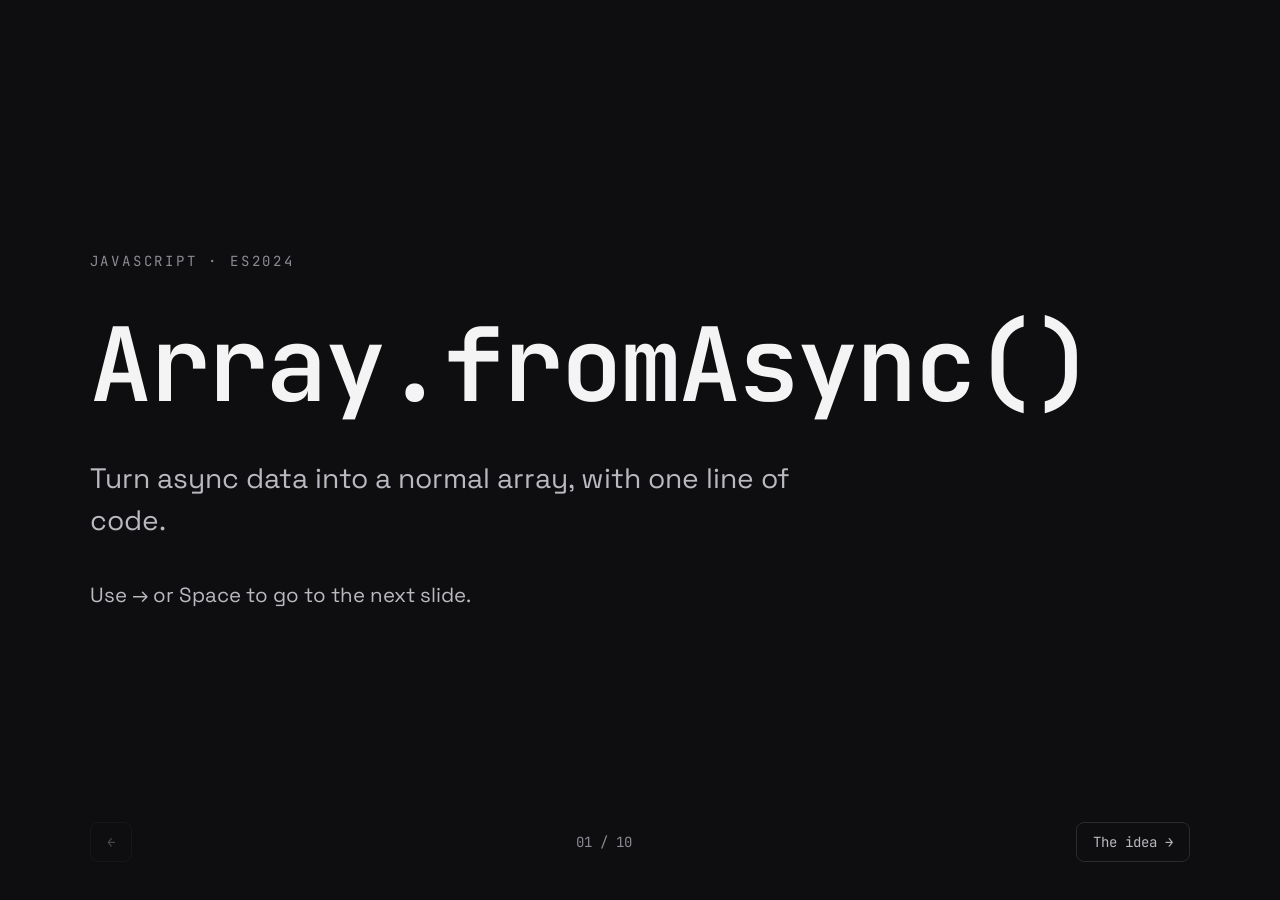
<file: index.html>
<!doctype html>
<html lang="en">
<head>
<meta charset="utf-8">
<meta name="viewport" content="width=device-width, initial-scale=1">
<title>Array.fromAsync() explained: simple guide with examples</title>
<meta name="description" content="A simple, visual guide to JavaScript’s Array.fromAsync(): what it does, how it works, real examples, and how it compares with Promise.all().">
<meta name="robots" content="index, follow">
<meta name="theme-color" content="#0e0e10">
<link rel="canonical" href="https://viveksambath.github.io/array-fromAsync/">
<link rel="next" href="https://viveksambath.github.io/array-fromAsync/the-idea.html">
<link rel="icon" href="data:image/svg+xml,%3Csvg xmlns='http://www.w3.org/2000/svg' viewBox='0 0 64 64'%3E%3Crect width='64' height='64' rx='12' fill='%230e0e10'/%3E%3Ctext x='32' y='42' font-family='monospace' font-size='28' font-weight='700' fill='%23f4f4f5' text-anchor='middle'%3E[]%3C/text%3E%3C/svg%3E">

<meta property="og:type" content="website">
<meta property="og:site_name" content="Array.fromAsync() explained">
<meta property="og:title" content="Array.fromAsync() explained: simple guide with examples">
<meta property="og:description" content="A simple, visual guide to JavaScript’s Array.fromAsync(): what it does, how it works, real examples, and how it compares with Promise.all().">
<meta property="og:url" content="https://viveksambath.github.io/array-fromAsync/">
<meta property="og:locale" content="en_US">
<meta name="twitter:card" content="summary">
<meta name="twitter:title" content="Array.fromAsync() explained: simple guide with examples">
<meta name="twitter:description" content="A simple, visual guide to JavaScript’s Array.fromAsync(): what it does, how it works, real examples, and how it compares with Promise.all().">

<link rel="preconnect" href="https://fonts.googleapis.com">
<link rel="preconnect" href="https://fonts.gstatic.com" crossorigin>
<link rel="stylesheet" href="https://fonts.googleapis.com/css2?family=Space+Grotesk:wght@400;500;700&family=JetBrains+Mono:wght@400;600&display=swap">
<link rel="stylesheet" href="styles.css">
<script src="nav.js" defer></script>
<script type="application/ld+json">
{
  "@context": "https://schema.org",
  "@type": "LearningResource",
  "name": "Array.fromAsync() explained",
  "description": "A simple, visual guide to JavaScript’s Array.fromAsync(): what it does, how it works, real examples, and how it compares with Promise.all().",
  "url": "https://viveksambath.github.io/array-fromAsync/",
  "inLanguage": "en",
  "learningResourceType": "Presentation",
  "educationalLevel": "Beginner",
  "about": {
    "@type": "Thing",
    "name": "Array.fromAsync() in JavaScript"
  },
  "hasPart": [
    {
      "@type": "WebPage",
      "name": "What is Array.fromAsync()? | Array.fromAsync() explained",
      "url": "https://viveksambath.github.io/array-fromAsync/the-idea.html"
    },
    {
      "@type": "WebPage",
      "name": "Array.fromAsync() syntax and parameters | Array.fromAsync() explained",
      "url": "https://viveksambath.github.io/array-fromAsync/syntax.html"
    },
    {
      "@type": "WebPage",
      "name": "How Array.fromAsync() works, step by step | Array.fromAsync() explained",
      "url": "https://viveksambath.github.io/array-fromAsync/how-it-works.html"
    },
    {
      "@type": "WebPage",
      "name": "Example: load every page of an API with Array.fromAsync()",
      "url": "https://viveksambath.github.io/array-fromAsync/example-api-pages.html"
    },
    {
      "@type": "WebPage",
      "name": "Example: fetch product details with an async mapFn | Array.fromAsync()",
      "url": "https://viveksambath.github.io/array-fromAsync/example-cart.html"
    },
    {
      "@type": "WebPage",
      "name": "Array.fromAsync() vs Promise.all(): sequential vs concurrent",
      "url": "https://viveksambath.github.io/array-fromAsync/vs-promise-all.html"
    },
    {
      "@type": "WebPage",
      "name": "When to use Array.fromAsync() or Promise.all()",
      "url": "https://viveksambath.github.io/array-fromAsync/which-to-use.html"
    },
    {
      "@type": "WebPage",
      "name": "The one rule to remember | Array.fromAsync() explained",
      "url": "https://viveksambath.github.io/array-fromAsync/remember.html"
    },
    {
      "@type": "WebPage",
      "name": "Array.fromAsync() errors and browser support",
      "url": "https://viveksambath.github.io/array-fromAsync/good-to-know.html"
    }
  ]
}
</script>
</head>
<body>
<main class="slide">
  <p class="eyebrow">JavaScript · ES2024</p>
  <h1 class="cover-title">Array.fromAsync()</h1>
  <p class="lead">Turn async data into a normal array, with one line of code.</p>
  <p>Use → or Space to go to the next slide.</p>

  <nav class="deck-nav" aria-label="Slides">
    <span class="off" aria-hidden="true">←</span>
    <span>01 / 10</span>
    <a rel="next" href="the-idea.html" aria-label="Next: The idea"><span class="nav-label">The idea</span> →</a>
  </nav>
</main>
</body>
</html>
</file>
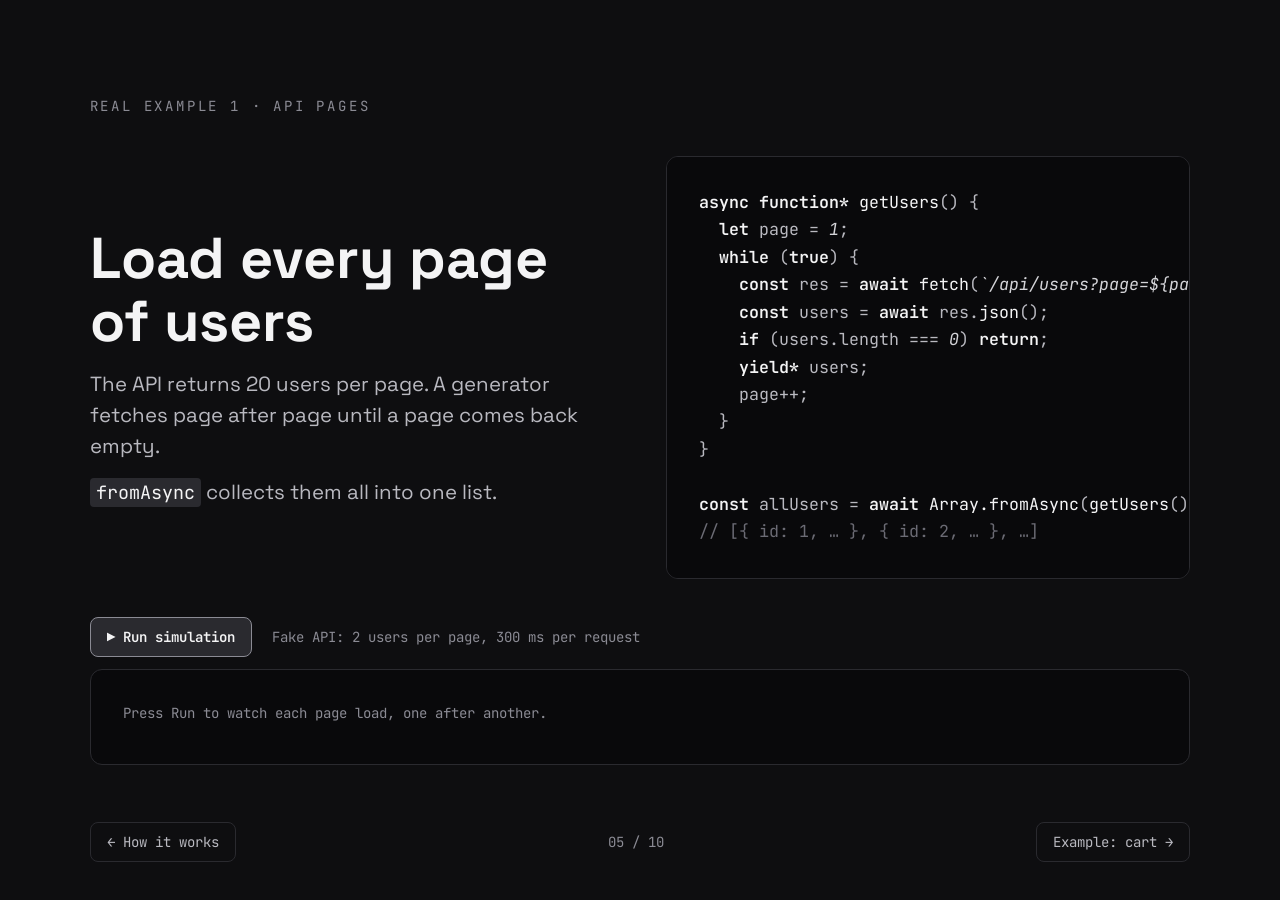
<file: example-api-pages.html>
<!doctype html>
<html lang="en">
<head>
<meta charset="utf-8">
<meta name="viewport" content="width=device-width, initial-scale=1">
<title>Example: load every page of an API with Array.fromAsync()</title>
<meta name="description" content="A real example: use an async generator and Array.fromAsync() to load every page of users from a paginated API into one array.">
<meta name="robots" content="index, follow">
<meta name="theme-color" content="#0e0e10">
<link rel="canonical" href="https://viveksambath.github.io/array-fromAsync/example-api-pages.html">
<link rel="prev" href="https://viveksambath.github.io/array-fromAsync/how-it-works.html">
<link rel="next" href="https://viveksambath.github.io/array-fromAsync/example-cart.html">
<link rel="icon" href="data:image/svg+xml,%3Csvg xmlns='http://www.w3.org/2000/svg' viewBox='0 0 64 64'%3E%3Crect width='64' height='64' rx='12' fill='%230e0e10'/%3E%3Ctext x='32' y='42' font-family='monospace' font-size='28' font-weight='700' fill='%23f4f4f5' text-anchor='middle'%3E[]%3C/text%3E%3C/svg%3E">

<meta property="og:type" content="article">
<meta property="og:site_name" content="Array.fromAsync() explained">
<meta property="og:title" content="Example: load every page of an API with Array.fromAsync()">
<meta property="og:description" content="A real example: use an async generator and Array.fromAsync() to load every page of users from a paginated API into one array.">
<meta property="og:url" content="https://viveksambath.github.io/array-fromAsync/example-api-pages.html">
<meta property="og:locale" content="en_US">
<meta name="twitter:card" content="summary">
<meta name="twitter:title" content="Example: load every page of an API with Array.fromAsync()">
<meta name="twitter:description" content="A real example: use an async generator and Array.fromAsync() to load every page of users from a paginated API into one array.">

<link rel="preconnect" href="https://fonts.googleapis.com">
<link rel="preconnect" href="https://fonts.gstatic.com" crossorigin>
<link rel="stylesheet" href="https://fonts.googleapis.com/css2?family=Space+Grotesk:wght@400;500;700&family=JetBrains+Mono:wght@400;600&display=swap">
<link rel="stylesheet" href="styles.css">
<script src="nav.js" defer></script>
<script src="demo.js" defer></script>
<script type="application/ld+json">
{
  "@context": "https://schema.org",
  "@type": "BreadcrumbList",
  "itemListElement": [
    {
      "@type": "ListItem",
      "position": 1,
      "name": "Array.fromAsync() explained",
      "item": "https://viveksambath.github.io/array-fromAsync/"
    },
    {
      "@type": "ListItem",
      "position": 2,
      "name": "Example: API pages",
      "item": "https://viveksambath.github.io/array-fromAsync/example-api-pages.html"
    }
  ]
}
</script>
</head>
<body>
<main class="slide">
  <p class="eyebrow">Real example 1 · API pages</p>
  <div class="split">
    <div class="stack">
      <h1>Load every page of users</h1>
      <p>The API returns 20 users per page. A generator fetches page after page until a page comes back empty.</p>
      <p><code>fromAsync</code> collects them all into one list.</p>
    </div>
<pre><code><span class="k">async function*</span> <span class="f">getUsers</span>() {
  <span class="k">let</span> page = <span class="s">1</span>;
  <span class="k">while</span> (<span class="k">true</span>) {
    <span class="k">const</span> res = <span class="k">await</span> <span class="f">fetch</span>(<span class="s">`/api/users?page=${page}`</span>);
    <span class="k">const</span> users = <span class="k">await</span> res.<span class="f">json</span>();
    <span class="k">if</span> (users.length === <span class="s">0</span>) <span class="k">return</span>;
    <span class="k">yield*</span> users;
    page++;
  }
}

<span class="k">const</span> allUsers = <span class="k">await</span> <span class="f">Array.fromAsync</span>(<span class="f">getUsers</span>());
<span class="c">// [{ id: 1, … }, { id: 2, … }, …]</span></code></pre>
  </div>
  <div class="demo" data-demo="pages">
    <div class="demo-bar">
      <button class="run" type="button">▶ Run simulation</button>
      <span class="demo-note">Fake API: 2 users per page, 300 ms per request</span>
    </div>
    <pre class="console" aria-live="polite">Press Run to watch each page load, one after another.</pre>
  </div>

  <nav class="deck-nav" aria-label="Slides">
    <a rel="prev" href="how-it-works.html" aria-label="Previous: How it works">← <span class="nav-label">How it works</span></a>
    <span>05 / 10</span>
    <a rel="next" href="example-cart.html" aria-label="Next: Example: cart"><span class="nav-label">Example: cart</span> →</a>
  </nav>
</main>
</body>
</html>
</file>
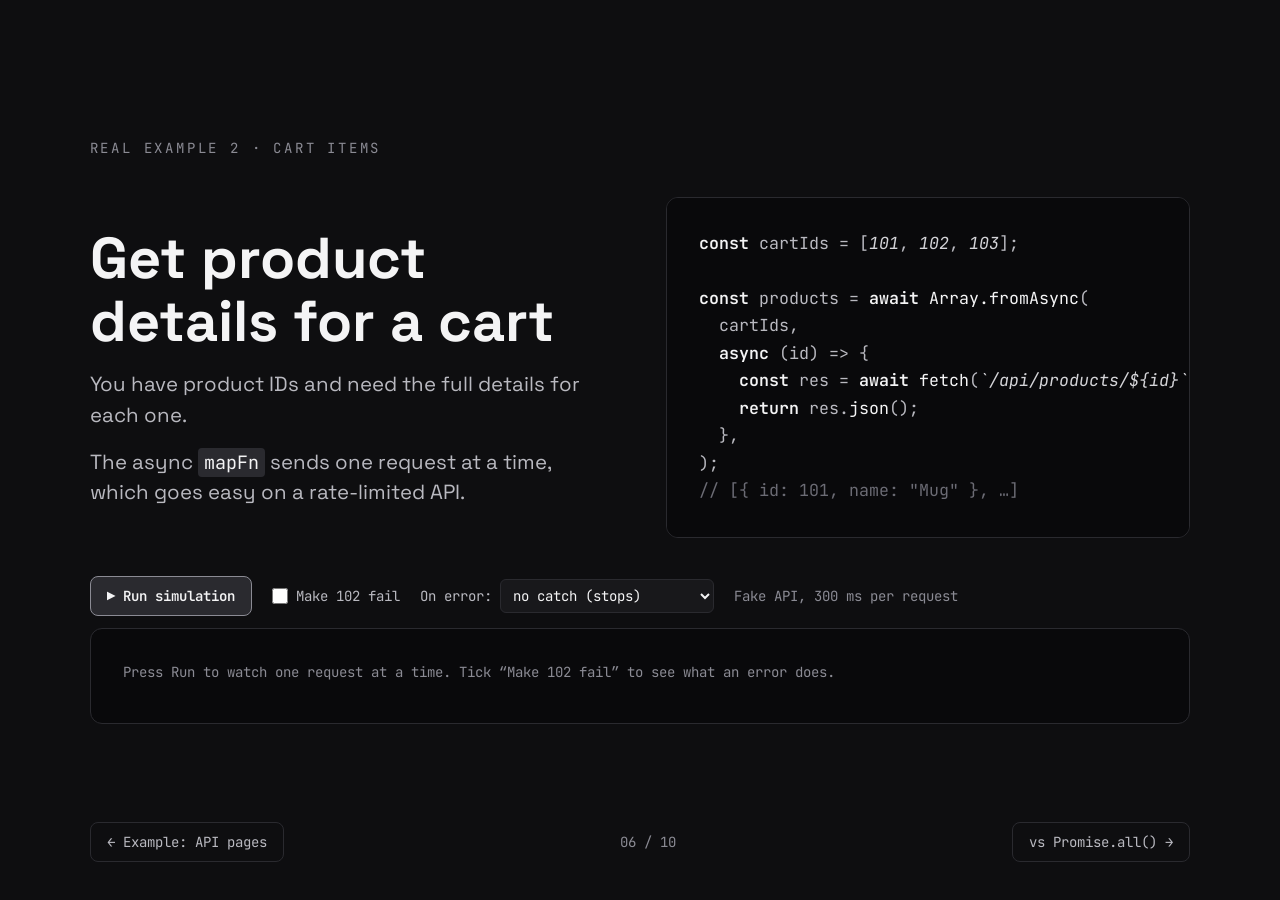
<file: example-cart.html>
<!doctype html>
<html lang="en">
<head>
<meta charset="utf-8">
<meta name="viewport" content="width=device-width, initial-scale=1">
<title>Example: fetch product details with an async mapFn | Array.fromAsync()</title>
<meta name="description" content="A real example: pass an async mapFn to Array.fromAsync() to fetch product details for a cart, one request at a time.">
<meta name="robots" content="index, follow">
<meta name="theme-color" content="#0e0e10">
<link rel="canonical" href="https://viveksambath.github.io/array-fromAsync/example-cart.html">
<link rel="prev" href="https://viveksambath.github.io/array-fromAsync/example-api-pages.html">
<link rel="next" href="https://viveksambath.github.io/array-fromAsync/vs-promise-all.html">
<link rel="icon" href="data:image/svg+xml,%3Csvg xmlns='http://www.w3.org/2000/svg' viewBox='0 0 64 64'%3E%3Crect width='64' height='64' rx='12' fill='%230e0e10'/%3E%3Ctext x='32' y='42' font-family='monospace' font-size='28' font-weight='700' fill='%23f4f4f5' text-anchor='middle'%3E[]%3C/text%3E%3C/svg%3E">

<meta property="og:type" content="article">
<meta property="og:site_name" content="Array.fromAsync() explained">
<meta property="og:title" content="Example: fetch product details with an async mapFn | Array.fromAsync()">
<meta property="og:description" content="A real example: pass an async mapFn to Array.fromAsync() to fetch product details for a cart, one request at a time.">
<meta property="og:url" content="https://viveksambath.github.io/array-fromAsync/example-cart.html">
<meta property="og:locale" content="en_US">
<meta name="twitter:card" content="summary">
<meta name="twitter:title" content="Example: fetch product details with an async mapFn | Array.fromAsync()">
<meta name="twitter:description" content="A real example: pass an async mapFn to Array.fromAsync() to fetch product details for a cart, one request at a time.">

<link rel="preconnect" href="https://fonts.googleapis.com">
<link rel="preconnect" href="https://fonts.gstatic.com" crossorigin>
<link rel="stylesheet" href="https://fonts.googleapis.com/css2?family=Space+Grotesk:wght@400;500;700&family=JetBrains+Mono:wght@400;600&display=swap">
<link rel="stylesheet" href="styles.css">
<script src="nav.js" defer></script>
<script src="demo.js" defer></script>
<script type="application/ld+json">
{
  "@context": "https://schema.org",
  "@type": "BreadcrumbList",
  "itemListElement": [
    {
      "@type": "ListItem",
      "position": 1,
      "name": "Array.fromAsync() explained",
      "item": "https://viveksambath.github.io/array-fromAsync/"
    },
    {
      "@type": "ListItem",
      "position": 2,
      "name": "Example: cart",
      "item": "https://viveksambath.github.io/array-fromAsync/example-cart.html"
    }
  ]
}
</script>
</head>
<body>
<main class="slide">
  <p class="eyebrow">Real example 2 · cart items</p>
  <div class="split">
    <div class="stack">
      <h1>Get product details for a cart</h1>
      <p>You have product IDs and need the full details for each one.</p>
      <p>The async <code>mapFn</code> sends one request at a time, which goes easy on a rate-limited API.</p>
    </div>
<pre><code><span class="k">const</span> cartIds = [<span class="s">101</span>, <span class="s">102</span>, <span class="s">103</span>];

<span class="k">const</span> products = <span class="k">await</span> <span class="f">Array.fromAsync</span>(
  cartIds,
  <span class="k">async</span> (id) =&gt; {
    <span class="k">const</span> res = <span class="k">await</span> <span class="f">fetch</span>(<span class="s">`/api/products/${id}`</span>);
    <span class="k">return</span> res.<span class="f">json</span>();
  },
);
<span class="c">// [{ id: 101, name: "Mug" }, …]</span></code></pre>
  </div>
  <div class="demo" data-demo="cart">
    <div class="demo-bar">
      <button class="run" type="button">▶ Run simulation</button>
      <label><input type="checkbox" name="fail"> Make 102 fail</label>
      <label>On error:
        <select name="mode">
          <option value="stop">no catch (stops)</option>
          <option value="skip">catch in mapFn (skips)</option>
        </select>
      </label>
      <span class="demo-note">Fake API, 300 ms per request</span>
    </div>
    <pre class="console" aria-live="polite">Press Run to watch one request at a time. Tick “Make 102 fail” to see what an error does.</pre>
  </div>

  <nav class="deck-nav" aria-label="Slides">
    <a rel="prev" href="example-api-pages.html" aria-label="Previous: Example: API pages">← <span class="nav-label">Example: API pages</span></a>
    <span>06 / 10</span>
    <a rel="next" href="vs-promise-all.html" aria-label="Next: vs Promise.all()"><span class="nav-label">vs Promise.all()</span> →</a>
  </nav>
</main>
</body>
</html>
</file>
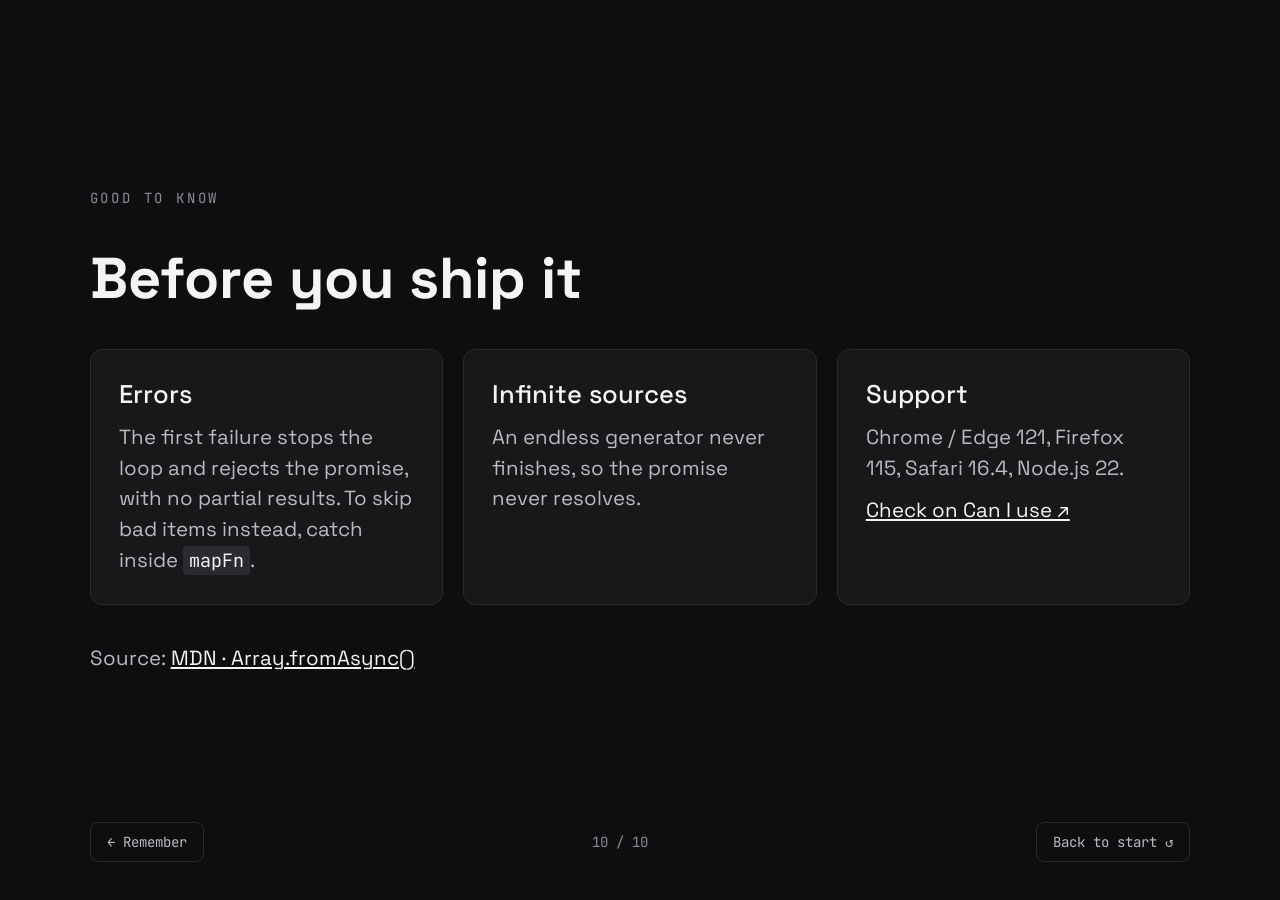
<file: good-to-know.html>
<!doctype html>
<html lang="en">
<head>
<meta charset="utf-8">
<meta name="viewport" content="width=device-width, initial-scale=1">
<title>Array.fromAsync() errors and browser support</title>
<meta name="description" content="How Array.fromAsync() handles errors and infinite sources, and which browsers support it: Chrome and Edge 121, Firefox 115, Safari 16.4, Node.js 22.">
<meta name="robots" content="index, follow">
<meta name="theme-color" content="#0e0e10">
<link rel="canonical" href="https://viveksambath.github.io/array-fromAsync/good-to-know.html">
<link rel="prev" href="https://viveksambath.github.io/array-fromAsync/remember.html">
<link rel="icon" href="data:image/svg+xml,%3Csvg xmlns='http://www.w3.org/2000/svg' viewBox='0 0 64 64'%3E%3Crect width='64' height='64' rx='12' fill='%230e0e10'/%3E%3Ctext x='32' y='42' font-family='monospace' font-size='28' font-weight='700' fill='%23f4f4f5' text-anchor='middle'%3E[]%3C/text%3E%3C/svg%3E">

<meta property="og:type" content="article">
<meta property="og:site_name" content="Array.fromAsync() explained">
<meta property="og:title" content="Array.fromAsync() errors and browser support">
<meta property="og:description" content="How Array.fromAsync() handles errors and infinite sources, and which browsers support it: Chrome and Edge 121, Firefox 115, Safari 16.4, Node.js 22.">
<meta property="og:url" content="https://viveksambath.github.io/array-fromAsync/good-to-know.html">
<meta property="og:locale" content="en_US">
<meta name="twitter:card" content="summary">
<meta name="twitter:title" content="Array.fromAsync() errors and browser support">
<meta name="twitter:description" content="How Array.fromAsync() handles errors and infinite sources, and which browsers support it: Chrome and Edge 121, Firefox 115, Safari 16.4, Node.js 22.">

<link rel="preconnect" href="https://fonts.googleapis.com">
<link rel="preconnect" href="https://fonts.gstatic.com" crossorigin>
<link rel="stylesheet" href="https://fonts.googleapis.com/css2?family=Space+Grotesk:wght@400;500;700&family=JetBrains+Mono:wght@400;600&display=swap">
<link rel="stylesheet" href="styles.css">
<script src="nav.js" defer></script>
<script type="application/ld+json">
{
  "@context": "https://schema.org",
  "@type": "BreadcrumbList",
  "itemListElement": [
    {
      "@type": "ListItem",
      "position": 1,
      "name": "Array.fromAsync() explained",
      "item": "https://viveksambath.github.io/array-fromAsync/"
    },
    {
      "@type": "ListItem",
      "position": 2,
      "name": "Good to know",
      "item": "https://viveksambath.github.io/array-fromAsync/good-to-know.html"
    }
  ]
}
</script>
</head>
<body>
<main class="slide">
  <p class="eyebrow">Good to know</p>
  <h1>Before you ship it</h1>
  <div class="grid">
    <div class="card">
      <h2>Errors</h2>
      <p>The first failure stops the loop and rejects the promise, with no partial results. To skip bad items instead, catch inside <code>mapFn</code>.</p>
    </div>
    <div class="card">
      <h2>Infinite sources</h2>
      <p>An endless generator never finishes, so the promise never resolves.</p>
    </div>
    <div class="card">
      <h2>Support</h2>
      <p>Chrome / Edge 121, Firefox 115, Safari 16.4, Node.js 22.</p>
      <p><a href="https://caniuse.com/mdn-javascript_builtins_array_fromasync" target="_blank" rel="noopener">Check on Can I use ↗</a></p>
    </div>
  </div>
  <p>Source: <a href="https://developer.mozilla.org/en-US/docs/Web/JavaScript/Reference/Global_Objects/Array/fromAsync" rel="noopener">MDN · Array.fromAsync()</a></p>

  <nav class="deck-nav" aria-label="Slides">
    <a rel="prev" href="remember.html" aria-label="Previous: Remember">← <span class="nav-label">Remember</span></a>
    <span>10 / 10</span>
    <a href="./" aria-label="Back to start"><span class="nav-label">Back to start</span> ↺</a>
  </nav>
</main>
</body>
</html>
</file>
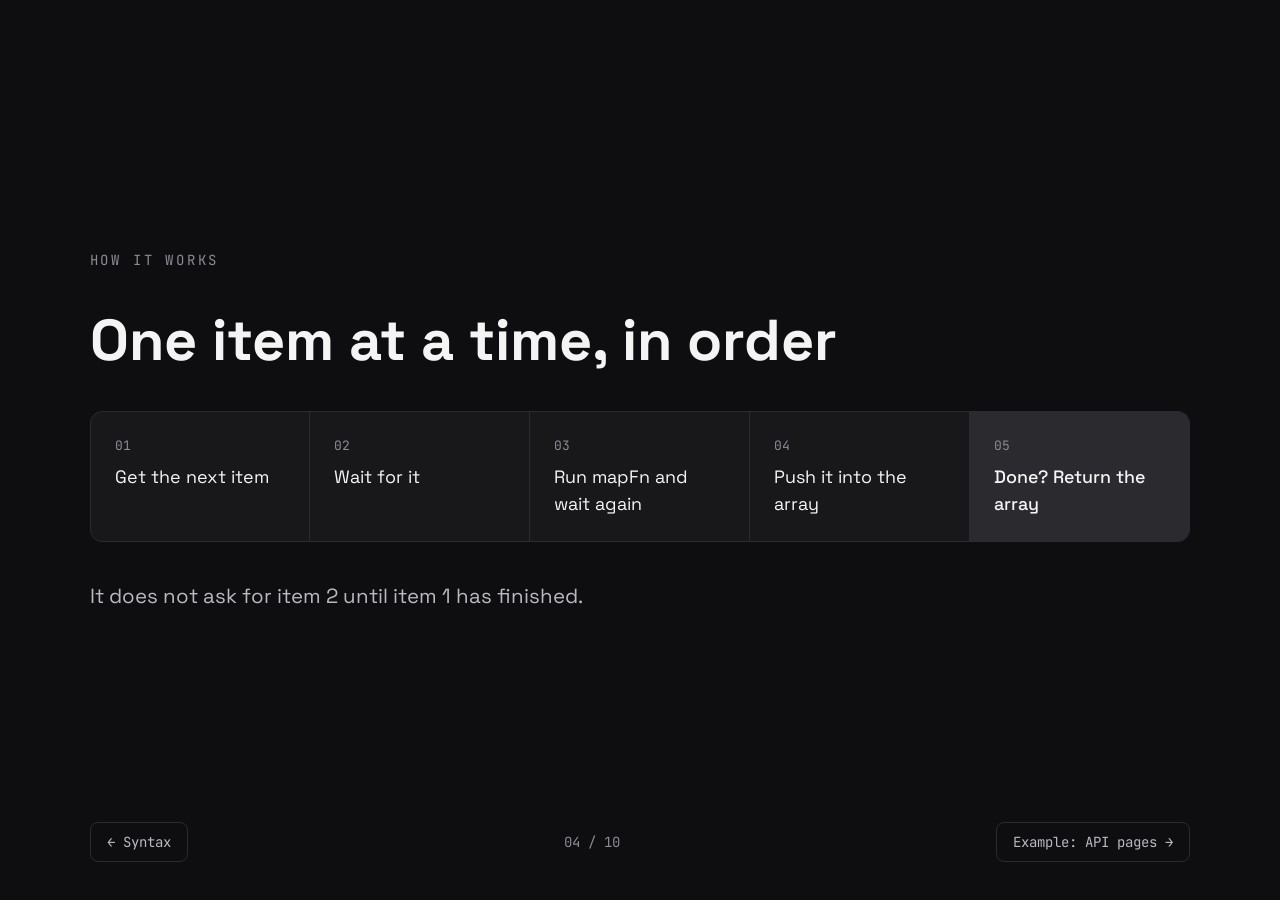
<file: how-it-works.html>
<!doctype html>
<html lang="en">
<head>
<meta charset="utf-8">
<meta name="viewport" content="width=device-width, initial-scale=1">
<title>How Array.fromAsync() works, step by step | Array.fromAsync() explained</title>
<meta name="description" content="Array.fromAsync() handles one item at a time, in order: get the item, wait for it, run mapFn, push it, and return the array when done.">
<meta name="robots" content="index, follow">
<meta name="theme-color" content="#0e0e10">
<link rel="canonical" href="https://viveksambath.github.io/array-fromAsync/how-it-works.html">
<link rel="prev" href="https://viveksambath.github.io/array-fromAsync/syntax.html">
<link rel="next" href="https://viveksambath.github.io/array-fromAsync/example-api-pages.html">
<link rel="icon" href="data:image/svg+xml,%3Csvg xmlns='http://www.w3.org/2000/svg' viewBox='0 0 64 64'%3E%3Crect width='64' height='64' rx='12' fill='%230e0e10'/%3E%3Ctext x='32' y='42' font-family='monospace' font-size='28' font-weight='700' fill='%23f4f4f5' text-anchor='middle'%3E[]%3C/text%3E%3C/svg%3E">

<meta property="og:type" content="article">
<meta property="og:site_name" content="Array.fromAsync() explained">
<meta property="og:title" content="How Array.fromAsync() works, step by step | Array.fromAsync() explained">
<meta property="og:description" content="Array.fromAsync() handles one item at a time, in order: get the item, wait for it, run mapFn, push it, and return the array when done.">
<meta property="og:url" content="https://viveksambath.github.io/array-fromAsync/how-it-works.html">
<meta property="og:locale" content="en_US">
<meta name="twitter:card" content="summary">
<meta name="twitter:title" content="How Array.fromAsync() works, step by step | Array.fromAsync() explained">
<meta name="twitter:description" content="Array.fromAsync() handles one item at a time, in order: get the item, wait for it, run mapFn, push it, and return the array when done.">

<link rel="preconnect" href="https://fonts.googleapis.com">
<link rel="preconnect" href="https://fonts.gstatic.com" crossorigin>
<link rel="stylesheet" href="https://fonts.googleapis.com/css2?family=Space+Grotesk:wght@400;500;700&family=JetBrains+Mono:wght@400;600&display=swap">
<link rel="stylesheet" href="styles.css">
<script src="nav.js" defer></script>
<script type="application/ld+json">
{
  "@context": "https://schema.org",
  "@type": "BreadcrumbList",
  "itemListElement": [
    {
      "@type": "ListItem",
      "position": 1,
      "name": "Array.fromAsync() explained",
      "item": "https://viveksambath.github.io/array-fromAsync/"
    },
    {
      "@type": "ListItem",
      "position": 2,
      "name": "How it works",
      "item": "https://viveksambath.github.io/array-fromAsync/how-it-works.html"
    }
  ]
}
</script>
</head>
<body>
<main class="slide">
  <p class="eyebrow">How it works</p>
  <h1>One item at a time, in order</h1>
  <ol class="steps" aria-label="Steps Array.fromAsync follows">
    <li class="step"><span class="num">01</span><p>Get the next item</p></li>
    <li class="step"><span class="num">02</span><p>Wait for it</p></li>
    <li class="step"><span class="num">03</span><p>Run mapFn and wait again</p></li>
    <li class="step"><span class="num">04</span><p>Push it into the array</p></li>
    <li class="step"><span class="num">05</span><p>Done? Return the array</p></li>
  </ol>
  <p>It does not ask for item 2 until item 1 has finished.</p>

  <nav class="deck-nav" aria-label="Slides">
    <a rel="prev" href="syntax.html" aria-label="Previous: Syntax">← <span class="nav-label">Syntax</span></a>
    <span>04 / 10</span>
    <a rel="next" href="example-api-pages.html" aria-label="Next: Example: API pages"><span class="nav-label">Example: API pages</span> →</a>
  </nav>
</main>
</body>
</html>
</file>
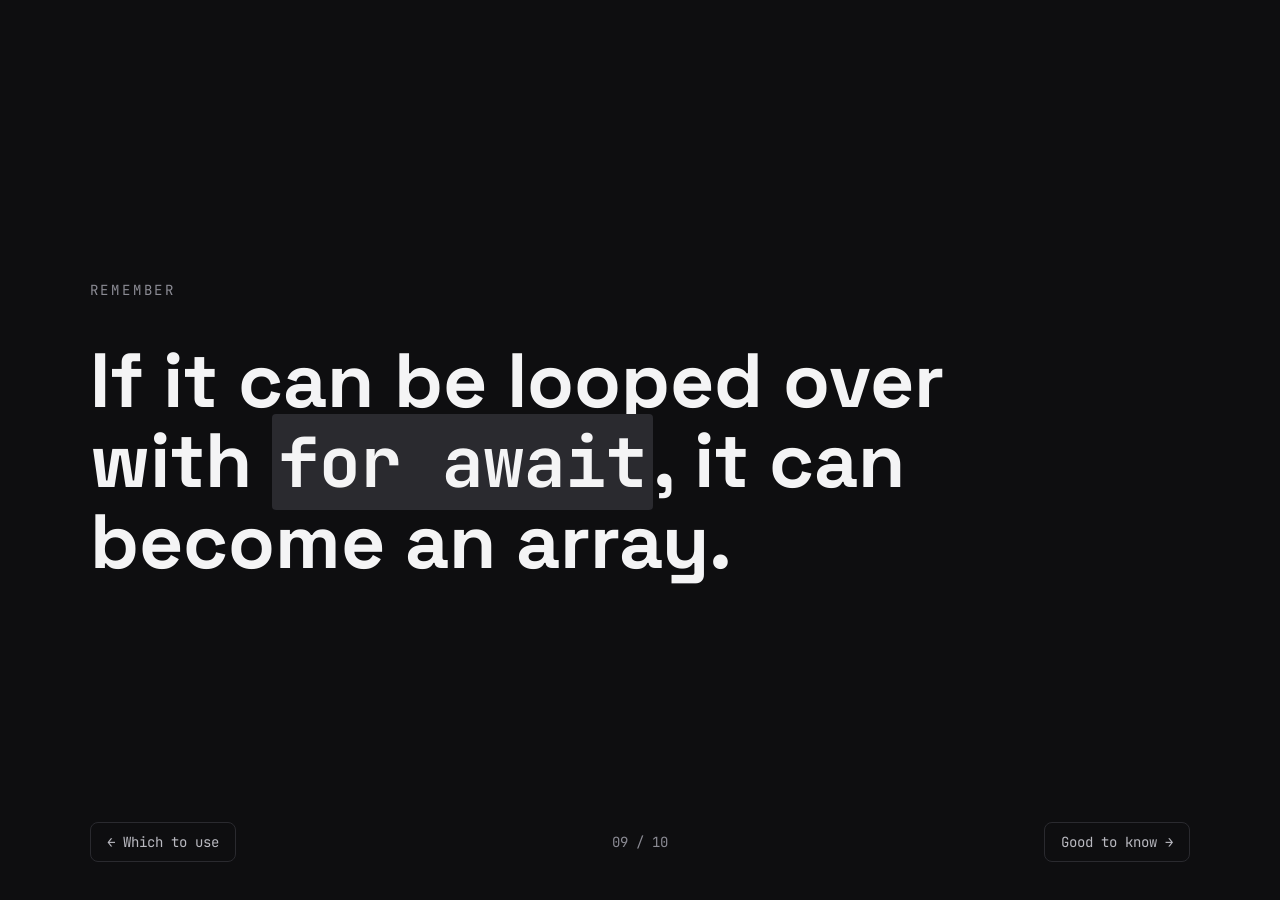
<file: remember.html>
<!doctype html>
<html lang="en">
<head>
<meta charset="utf-8">
<meta name="viewport" content="width=device-width, initial-scale=1">
<title>The one rule to remember | Array.fromAsync() explained</title>
<meta name="description" content="If you can loop over it with for await, Array.fromAsync() can turn it into an array.">
<meta name="robots" content="index, follow">
<meta name="theme-color" content="#0e0e10">
<link rel="canonical" href="https://viveksambath.github.io/array-fromAsync/remember.html">
<link rel="prev" href="https://viveksambath.github.io/array-fromAsync/which-to-use.html">
<link rel="next" href="https://viveksambath.github.io/array-fromAsync/good-to-know.html">
<link rel="icon" href="data:image/svg+xml,%3Csvg xmlns='http://www.w3.org/2000/svg' viewBox='0 0 64 64'%3E%3Crect width='64' height='64' rx='12' fill='%230e0e10'/%3E%3Ctext x='32' y='42' font-family='monospace' font-size='28' font-weight='700' fill='%23f4f4f5' text-anchor='middle'%3E[]%3C/text%3E%3C/svg%3E">

<meta property="og:type" content="article">
<meta property="og:site_name" content="Array.fromAsync() explained">
<meta property="og:title" content="The one rule to remember | Array.fromAsync() explained">
<meta property="og:description" content="If you can loop over it with for await, Array.fromAsync() can turn it into an array.">
<meta property="og:url" content="https://viveksambath.github.io/array-fromAsync/remember.html">
<meta property="og:locale" content="en_US">
<meta name="twitter:card" content="summary">
<meta name="twitter:title" content="The one rule to remember | Array.fromAsync() explained">
<meta name="twitter:description" content="If you can loop over it with for await, Array.fromAsync() can turn it into an array.">

<link rel="preconnect" href="https://fonts.googleapis.com">
<link rel="preconnect" href="https://fonts.gstatic.com" crossorigin>
<link rel="stylesheet" href="https://fonts.googleapis.com/css2?family=Space+Grotesk:wght@400;500;700&family=JetBrains+Mono:wght@400;600&display=swap">
<link rel="stylesheet" href="styles.css">
<script src="nav.js" defer></script>
<script type="application/ld+json">
{
  "@context": "https://schema.org",
  "@type": "BreadcrumbList",
  "itemListElement": [
    {
      "@type": "ListItem",
      "position": 1,
      "name": "Array.fromAsync() explained",
      "item": "https://viveksambath.github.io/array-fromAsync/"
    },
    {
      "@type": "ListItem",
      "position": 2,
      "name": "Remember",
      "item": "https://viveksambath.github.io/array-fromAsync/remember.html"
    }
  ]
}
</script>
</head>
<body>
<main class="slide">
  <p class="eyebrow">Remember</p>
  <h1 class="big">If it can be looped over with <code>for await</code>, it can become an array.</h1>

  <nav class="deck-nav" aria-label="Slides">
    <a rel="prev" href="which-to-use.html" aria-label="Previous: Which to use">← <span class="nav-label">Which to use</span></a>
    <span>09 / 10</span>
    <a rel="next" href="good-to-know.html" aria-label="Next: Good to know"><span class="nav-label">Good to know</span> →</a>
  </nav>
</main>
</body>
</html>
</file>
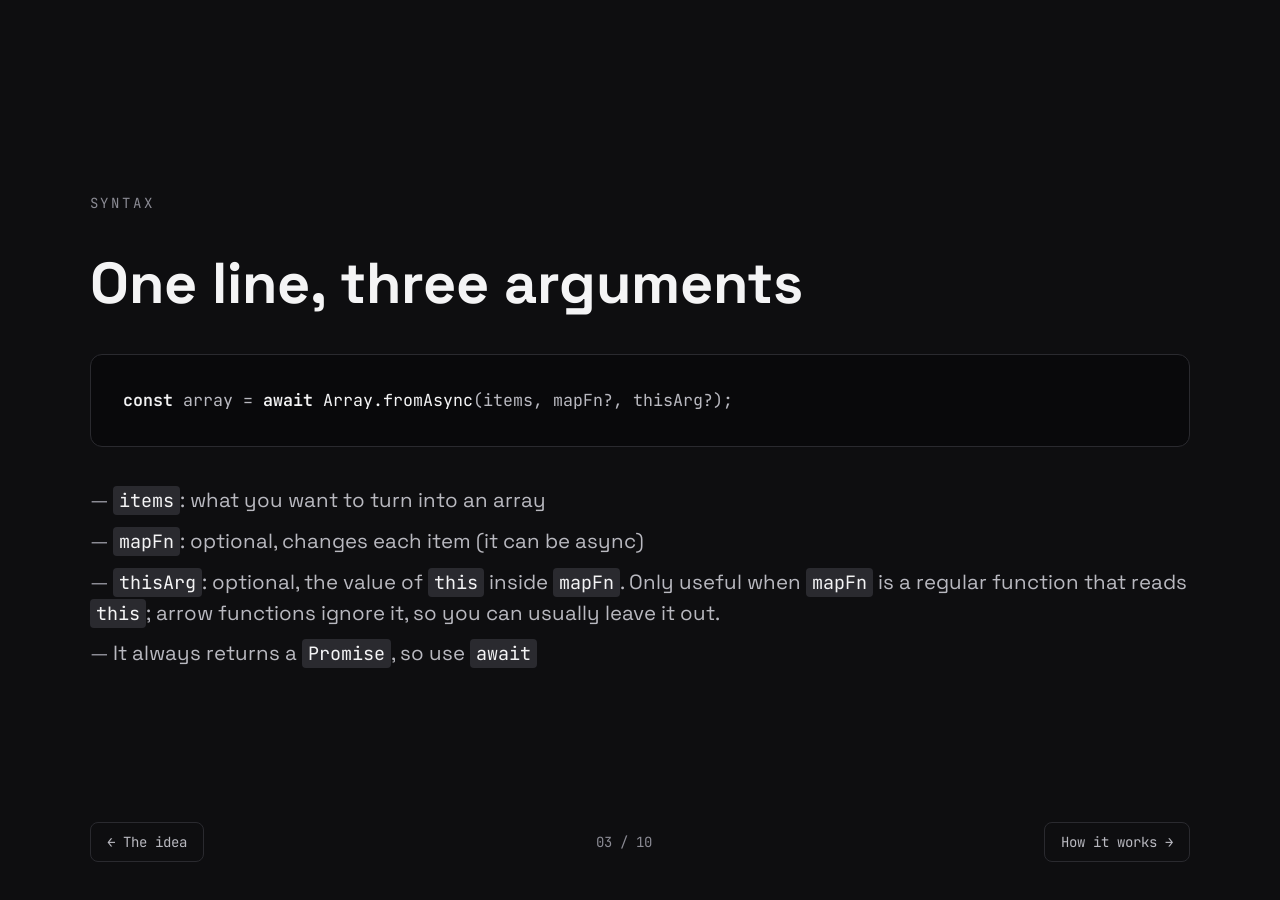
<file: syntax.html>
<!doctype html>
<html lang="en">
<head>
<meta charset="utf-8">
<meta name="viewport" content="width=device-width, initial-scale=1">
<title>Array.fromAsync() syntax and parameters | Array.fromAsync() explained</title>
<meta name="description" content="The syntax of Array.fromAsync(items, mapFn, thisArg): what each parameter does and why it always returns a Promise.">
<meta name="robots" content="index, follow">
<meta name="theme-color" content="#0e0e10">
<link rel="canonical" href="https://viveksambath.github.io/array-fromAsync/syntax.html">
<link rel="prev" href="https://viveksambath.github.io/array-fromAsync/the-idea.html">
<link rel="next" href="https://viveksambath.github.io/array-fromAsync/how-it-works.html">
<link rel="icon" href="data:image/svg+xml,%3Csvg xmlns='http://www.w3.org/2000/svg' viewBox='0 0 64 64'%3E%3Crect width='64' height='64' rx='12' fill='%230e0e10'/%3E%3Ctext x='32' y='42' font-family='monospace' font-size='28' font-weight='700' fill='%23f4f4f5' text-anchor='middle'%3E[]%3C/text%3E%3C/svg%3E">

<meta property="og:type" content="article">
<meta property="og:site_name" content="Array.fromAsync() explained">
<meta property="og:title" content="Array.fromAsync() syntax and parameters | Array.fromAsync() explained">
<meta property="og:description" content="The syntax of Array.fromAsync(items, mapFn, thisArg): what each parameter does and why it always returns a Promise.">
<meta property="og:url" content="https://viveksambath.github.io/array-fromAsync/syntax.html">
<meta property="og:locale" content="en_US">
<meta name="twitter:card" content="summary">
<meta name="twitter:title" content="Array.fromAsync() syntax and parameters | Array.fromAsync() explained">
<meta name="twitter:description" content="The syntax of Array.fromAsync(items, mapFn, thisArg): what each parameter does and why it always returns a Promise.">

<link rel="preconnect" href="https://fonts.googleapis.com">
<link rel="preconnect" href="https://fonts.gstatic.com" crossorigin>
<link rel="stylesheet" href="https://fonts.googleapis.com/css2?family=Space+Grotesk:wght@400;500;700&family=JetBrains+Mono:wght@400;600&display=swap">
<link rel="stylesheet" href="styles.css">
<script src="nav.js" defer></script>
<script type="application/ld+json">
{
  "@context": "https://schema.org",
  "@type": "BreadcrumbList",
  "itemListElement": [
    {
      "@type": "ListItem",
      "position": 1,
      "name": "Array.fromAsync() explained",
      "item": "https://viveksambath.github.io/array-fromAsync/"
    },
    {
      "@type": "ListItem",
      "position": 2,
      "name": "Syntax",
      "item": "https://viveksambath.github.io/array-fromAsync/syntax.html"
    }
  ]
}
</script>
</head>
<body>
<main class="slide">
  <p class="eyebrow">Syntax</p>
  <h1>One line, three arguments</h1>
<pre><code><span class="k">const</span> array = <span class="k">await</span> <span class="f">Array.fromAsync</span>(items, mapFn?, thisArg?);</code></pre>
  <ul>
    <li><code>items</code>: what you want to turn into an array</li>
    <li><code>mapFn</code>: optional, changes each item (it can be async)</li>
    <li><code>thisArg</code>: optional, the value of <code>this</code> inside <code>mapFn</code>. Only useful when <code>mapFn</code> is a regular function that reads <code>this</code>; arrow functions ignore it, so you can usually leave it out.</li>
    <li>It always returns a <code>Promise</code>, so use <code>await</code></li>
  </ul>

  <nav class="deck-nav" aria-label="Slides">
    <a rel="prev" href="the-idea.html" aria-label="Previous: The idea">← <span class="nav-label">The idea</span></a>
    <span>03 / 10</span>
    <a rel="next" href="how-it-works.html" aria-label="Next: How it works"><span class="nav-label">How it works</span> →</a>
  </nav>
</main>
</body>
</html>
</file>
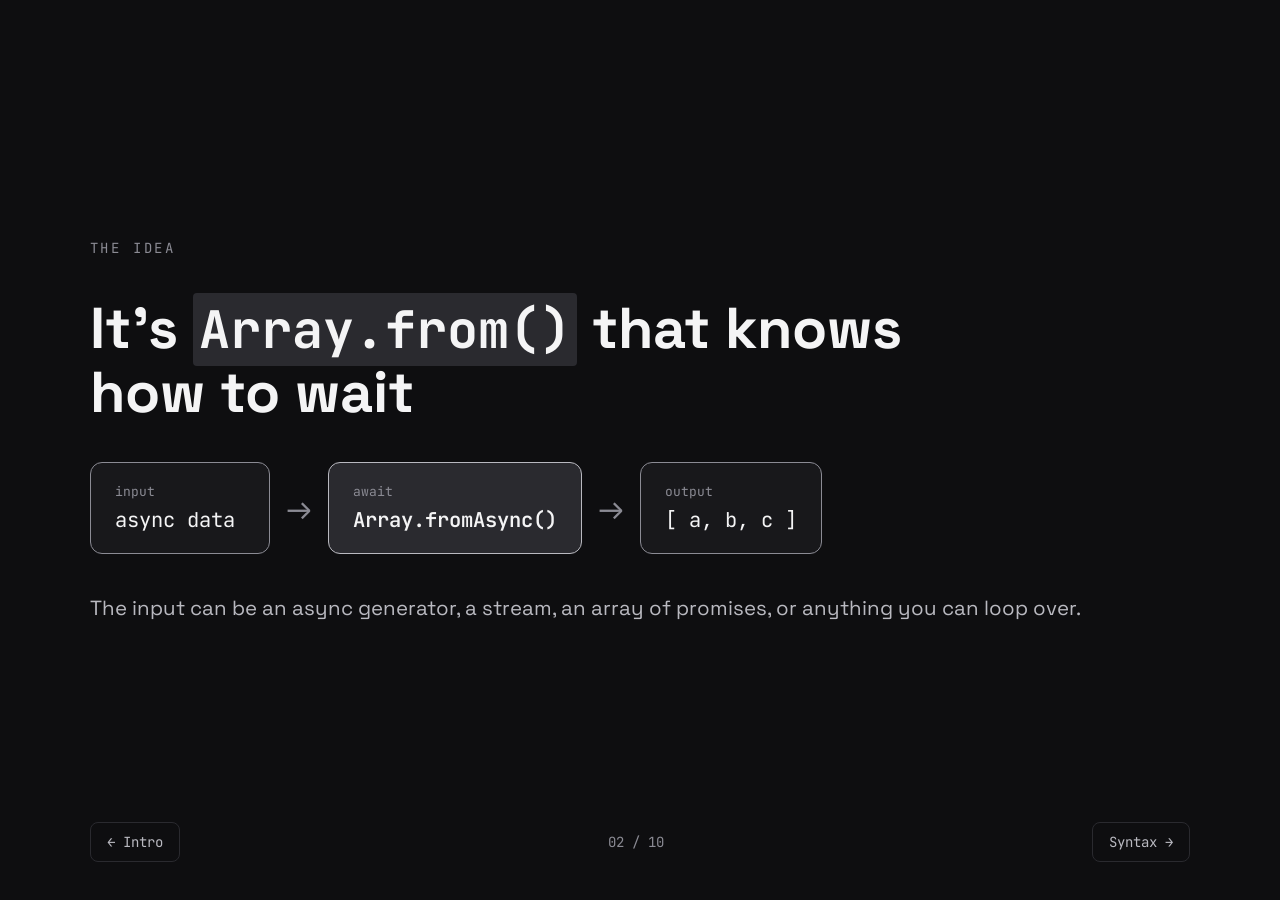
<file: the-idea.html>
<!doctype html>
<html lang="en">
<head>
<meta charset="utf-8">
<meta name="viewport" content="width=device-width, initial-scale=1">
<title>What is Array.fromAsync()? | Array.fromAsync() explained</title>
<meta name="description" content="Array.fromAsync() is Array.from() that knows how to wait: it turns async generators, streams and arrays of promises into a normal array.">
<meta name="robots" content="index, follow">
<meta name="theme-color" content="#0e0e10">
<link rel="canonical" href="https://viveksambath.github.io/array-fromAsync/the-idea.html">
<link rel="prev" href="https://viveksambath.github.io/array-fromAsync/">
<link rel="next" href="https://viveksambath.github.io/array-fromAsync/syntax.html">
<link rel="icon" href="data:image/svg+xml,%3Csvg xmlns='http://www.w3.org/2000/svg' viewBox='0 0 64 64'%3E%3Crect width='64' height='64' rx='12' fill='%230e0e10'/%3E%3Ctext x='32' y='42' font-family='monospace' font-size='28' font-weight='700' fill='%23f4f4f5' text-anchor='middle'%3E[]%3C/text%3E%3C/svg%3E">

<meta property="og:type" content="article">
<meta property="og:site_name" content="Array.fromAsync() explained">
<meta property="og:title" content="What is Array.fromAsync()? | Array.fromAsync() explained">
<meta property="og:description" content="Array.fromAsync() is Array.from() that knows how to wait: it turns async generators, streams and arrays of promises into a normal array.">
<meta property="og:url" content="https://viveksambath.github.io/array-fromAsync/the-idea.html">
<meta property="og:locale" content="en_US">
<meta name="twitter:card" content="summary">
<meta name="twitter:title" content="What is Array.fromAsync()? | Array.fromAsync() explained">
<meta name="twitter:description" content="Array.fromAsync() is Array.from() that knows how to wait: it turns async generators, streams and arrays of promises into a normal array.">

<link rel="preconnect" href="https://fonts.googleapis.com">
<link rel="preconnect" href="https://fonts.gstatic.com" crossorigin>
<link rel="stylesheet" href="https://fonts.googleapis.com/css2?family=Space+Grotesk:wght@400;500;700&family=JetBrains+Mono:wght@400;600&display=swap">
<link rel="stylesheet" href="styles.css">
<script src="nav.js" defer></script>
<script type="application/ld+json">
{
  "@context": "https://schema.org",
  "@type": "BreadcrumbList",
  "itemListElement": [
    {
      "@type": "ListItem",
      "position": 1,
      "name": "Array.fromAsync() explained",
      "item": "https://viveksambath.github.io/array-fromAsync/"
    },
    {
      "@type": "ListItem",
      "position": 2,
      "name": "The idea",
      "item": "https://viveksambath.github.io/array-fromAsync/the-idea.html"
    }
  ]
}
</script>
</head>
<body>
<main class="slide">
  <p class="eyebrow">The idea</p>
  <h1>It’s <code>Array.from()</code> that knows how to wait</h1>
  <div class="flow" role="img" aria-label="Async data goes into Array.fromAsync, which returns a promise of an array">
    <div class="node"><span class="label">input</span><span class="val">async data</span></div>
    <span class="arrow" aria-hidden="true">→</span>
    <div class="node solid"><span class="label">await</span><span class="val">Array.fromAsync()</span></div>
    <span class="arrow" aria-hidden="true">→</span>
    <div class="node"><span class="label">output</span><span class="val">[ a, b, c ]</span></div>
  </div>
  <p>The input can be an async generator, a stream, an array of promises, or anything you can loop over.</p>

  <nav class="deck-nav" aria-label="Slides">
    <a rel="prev" href="./" aria-label="Previous: Intro">← <span class="nav-label">Intro</span></a>
    <span>02 / 10</span>
    <a rel="next" href="syntax.html" aria-label="Next: Syntax"><span class="nav-label">Syntax</span> →</a>
  </nav>
</main>
</body>
</html>
</file>
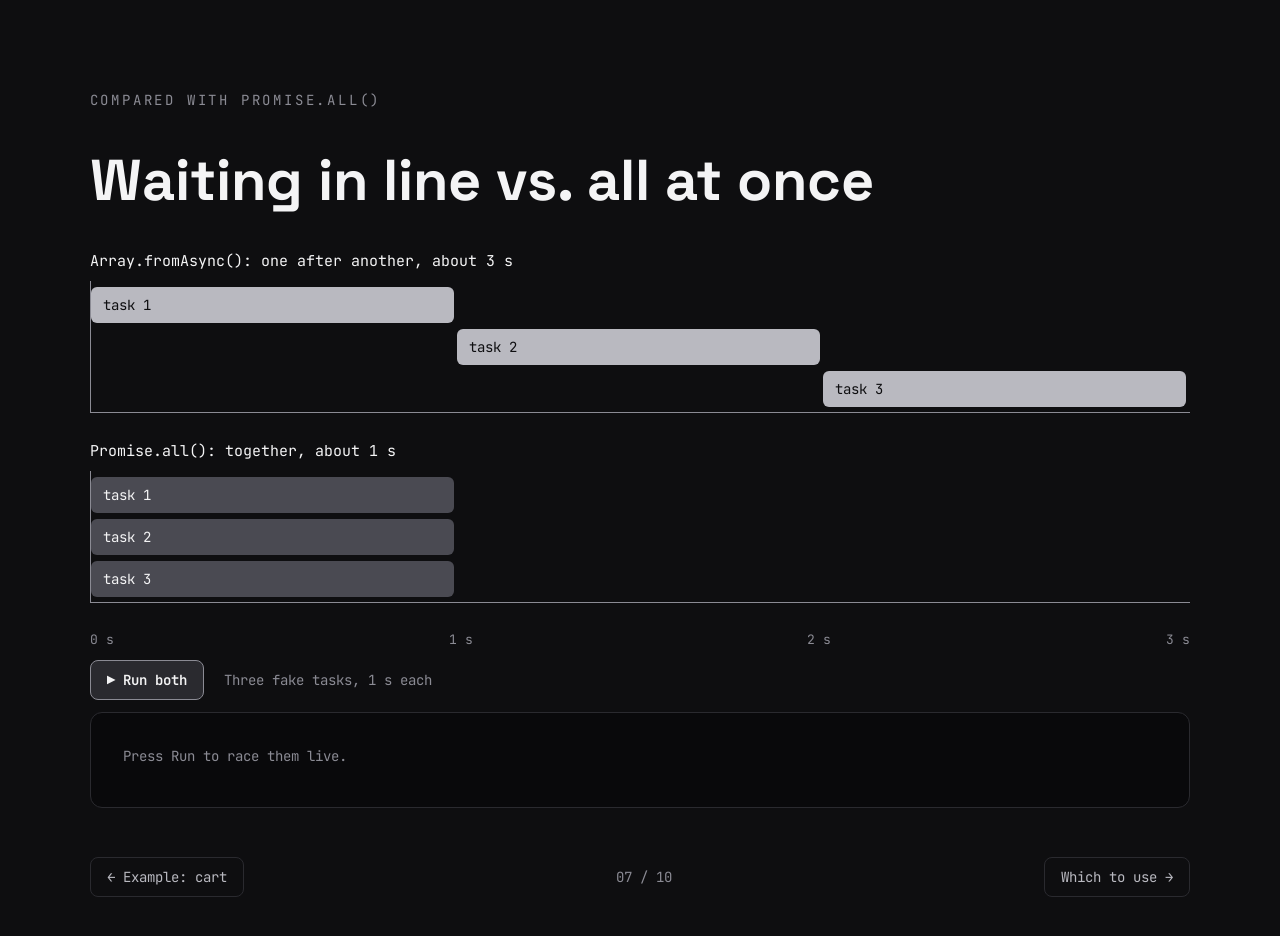
<file: vs-promise-all.html>
<!doctype html>
<html lang="en">
<head>
<meta charset="utf-8">
<meta name="viewport" content="width=device-width, initial-scale=1">
<title>Array.fromAsync() vs Promise.all(): sequential vs concurrent</title>
<meta name="description" content="A timeline diagram comparing Array.fromAsync(), which waits for one item at a time, with Promise.all(), which waits for all at once.">
<meta name="robots" content="index, follow">
<meta name="theme-color" content="#0e0e10">
<link rel="canonical" href="https://viveksambath.github.io/array-fromAsync/vs-promise-all.html">
<link rel="prev" href="https://viveksambath.github.io/array-fromAsync/example-cart.html">
<link rel="next" href="https://viveksambath.github.io/array-fromAsync/which-to-use.html">
<link rel="icon" href="data:image/svg+xml,%3Csvg xmlns='http://www.w3.org/2000/svg' viewBox='0 0 64 64'%3E%3Crect width='64' height='64' rx='12' fill='%230e0e10'/%3E%3Ctext x='32' y='42' font-family='monospace' font-size='28' font-weight='700' fill='%23f4f4f5' text-anchor='middle'%3E[]%3C/text%3E%3C/svg%3E">

<meta property="og:type" content="article">
<meta property="og:site_name" content="Array.fromAsync() explained">
<meta property="og:title" content="Array.fromAsync() vs Promise.all(): sequential vs concurrent">
<meta property="og:description" content="A timeline diagram comparing Array.fromAsync(), which waits for one item at a time, with Promise.all(), which waits for all at once.">
<meta property="og:url" content="https://viveksambath.github.io/array-fromAsync/vs-promise-all.html">
<meta property="og:locale" content="en_US">
<meta name="twitter:card" content="summary">
<meta name="twitter:title" content="Array.fromAsync() vs Promise.all(): sequential vs concurrent">
<meta name="twitter:description" content="A timeline diagram comparing Array.fromAsync(), which waits for one item at a time, with Promise.all(), which waits for all at once.">

<link rel="preconnect" href="https://fonts.googleapis.com">
<link rel="preconnect" href="https://fonts.gstatic.com" crossorigin>
<link rel="stylesheet" href="https://fonts.googleapis.com/css2?family=Space+Grotesk:wght@400;500;700&family=JetBrains+Mono:wght@400;600&display=swap">
<link rel="stylesheet" href="styles.css">
<script src="nav.js" defer></script>
<script src="demo.js" defer></script>
<script type="application/ld+json">
{
  "@context": "https://schema.org",
  "@type": "BreadcrumbList",
  "itemListElement": [
    {
      "@type": "ListItem",
      "position": 1,
      "name": "Array.fromAsync() explained",
      "item": "https://viveksambath.github.io/array-fromAsync/"
    },
    {
      "@type": "ListItem",
      "position": 2,
      "name": "vs Promise.all()",
      "item": "https://viveksambath.github.io/array-fromAsync/vs-promise-all.html"
    }
  ]
}
</script>
</head>
<body>
<main class="slide">
  <p class="eyebrow">Compared with Promise.all()</p>
  <h1>Waiting in line vs. all at once</h1>
  <div class="demo" data-demo="race">
  <div class="timeline" role="img" aria-label="Timeline: Array.fromAsync runs three 1-second tasks one after another for 3 seconds; Promise.all runs them together for 1 second">
    <div class="lane">
      <span class="lane-title">Array.fromAsync(): one after another, about 3 s</span>
      <div class="track" data-lane="seq">
        <div class="bar" style="left:0;width:33%;top:6px">task 1</div>
        <div class="bar" style="left:33.3%;width:33%;top:48px">task 2</div>
        <div class="bar" style="left:66.6%;width:33%;top:90px">task 3</div>
      </div>
    </div>
    <div class="lane">
      <span class="lane-title">Promise.all(): together, about 1 s</span>
      <div class="track" data-lane="par">
        <div class="bar dim" style="left:0;width:33%;top:6px">task 1</div>
        <div class="bar dim" style="left:0;width:33%;top:48px">task 2</div>
        <div class="bar dim" style="left:0;width:33%;top:90px">task 3</div>
      </div>
    </div>
    <div class="axis"><span>0 s</span><span>1 s</span><span>2 s</span><span>3 s</span></div>
  </div>
    <div class="demo-bar">
      <button class="run" type="button">▶ Run both</button>
      <span class="demo-note">Three fake tasks, 1 s each</span>
    </div>
    <pre class="console" aria-live="polite">Press Run to race them live.</pre>
  </div>

  <nav class="deck-nav" aria-label="Slides">
    <a rel="prev" href="example-cart.html" aria-label="Previous: Example: cart">← <span class="nav-label">Example: cart</span></a>
    <span>07 / 10</span>
    <a rel="next" href="which-to-use.html" aria-label="Next: Which to use"><span class="nav-label">Which to use</span> →</a>
  </nav>
</main>
</body>
</html>
</file>
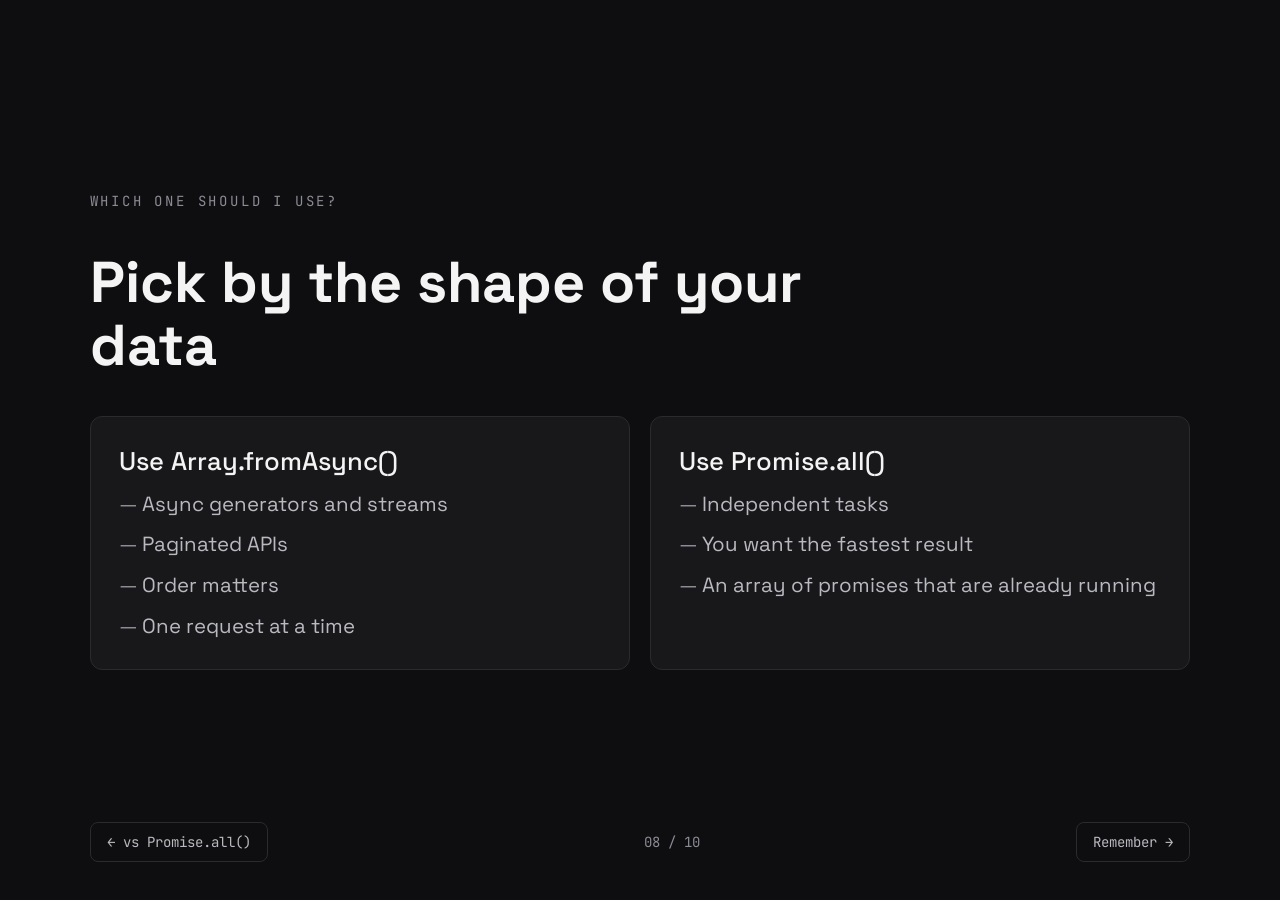
<file: which-to-use.html>
<!doctype html>
<html lang="en">
<head>
<meta charset="utf-8">
<meta name="viewport" content="width=device-width, initial-scale=1">
<title>When to use Array.fromAsync() or Promise.all()</title>
<meta name="description" content="Use Array.fromAsync() for async generators, streams, paginated APIs and ordered work; use Promise.all() for independent tasks.">
<meta name="robots" content="index, follow">
<meta name="theme-color" content="#0e0e10">
<link rel="canonical" href="https://viveksambath.github.io/array-fromAsync/which-to-use.html">
<link rel="prev" href="https://viveksambath.github.io/array-fromAsync/vs-promise-all.html">
<link rel="next" href="https://viveksambath.github.io/array-fromAsync/remember.html">
<link rel="icon" href="data:image/svg+xml,%3Csvg xmlns='http://www.w3.org/2000/svg' viewBox='0 0 64 64'%3E%3Crect width='64' height='64' rx='12' fill='%230e0e10'/%3E%3Ctext x='32' y='42' font-family='monospace' font-size='28' font-weight='700' fill='%23f4f4f5' text-anchor='middle'%3E[]%3C/text%3E%3C/svg%3E">

<meta property="og:type" content="article">
<meta property="og:site_name" content="Array.fromAsync() explained">
<meta property="og:title" content="When to use Array.fromAsync() or Promise.all()">
<meta property="og:description" content="Use Array.fromAsync() for async generators, streams, paginated APIs and ordered work; use Promise.all() for independent tasks.">
<meta property="og:url" content="https://viveksambath.github.io/array-fromAsync/which-to-use.html">
<meta property="og:locale" content="en_US">
<meta name="twitter:card" content="summary">
<meta name="twitter:title" content="When to use Array.fromAsync() or Promise.all()">
<meta name="twitter:description" content="Use Array.fromAsync() for async generators, streams, paginated APIs and ordered work; use Promise.all() for independent tasks.">

<link rel="preconnect" href="https://fonts.googleapis.com">
<link rel="preconnect" href="https://fonts.gstatic.com" crossorigin>
<link rel="stylesheet" href="https://fonts.googleapis.com/css2?family=Space+Grotesk:wght@400;500;700&family=JetBrains+Mono:wght@400;600&display=swap">
<link rel="stylesheet" href="styles.css">
<script src="nav.js" defer></script>
<script type="application/ld+json">
{
  "@context": "https://schema.org",
  "@type": "BreadcrumbList",
  "itemListElement": [
    {
      "@type": "ListItem",
      "position": 1,
      "name": "Array.fromAsync() explained",
      "item": "https://viveksambath.github.io/array-fromAsync/"
    },
    {
      "@type": "ListItem",
      "position": 2,
      "name": "Which to use",
      "item": "https://viveksambath.github.io/array-fromAsync/which-to-use.html"
    }
  ]
}
</script>
</head>
<body>
<main class="slide">
  <p class="eyebrow">Which one should I use?</p>
  <h1>Pick by the shape of your data</h1>
  <div class="grid">
    <div class="card">
      <h2>Use Array.fromAsync()</h2>
      <ul>
        <li>Async generators and streams</li>
        <li>Paginated APIs</li>
        <li>Order matters</li>
        <li>One request at a time</li>
      </ul>
    </div>
    <div class="card">
      <h2>Use Promise.all()</h2>
      <ul>
        <li>Independent tasks</li>
        <li>You want the fastest result</li>
        <li>An array of promises that are already running</li>
      </ul>
    </div>
  </div>

  <nav class="deck-nav" aria-label="Slides">
    <a rel="prev" href="vs-promise-all.html" aria-label="Previous: vs Promise.all()">← <span class="nav-label">vs Promise.all()</span></a>
    <span>08 / 10</span>
    <a rel="next" href="remember.html" aria-label="Next: Remember"><span class="nav-label">Remember</span> →</a>
  </nav>
</main>
</body>
</html>
</file>
<file: styles.css>
:root {
  --sans: "Space Grotesk", system-ui, sans-serif;
  --mono: "JetBrains Mono", ui-monospace, Consolas, monospace;
}

* { box-sizing: border-box; margin: 0; padding: 0; }

html, body { background: #0e0e10; }

body { font-family: var(--sans); }

/* ---------- theme: one dark background, gray surfaces ---------- */
.slide {
  --page: #0e0e10;
  --surface: #18181b;
  --raised: #2a2a2f;   /* highlighted box */
  --line: #2a2a2f;
  --muted: #8b8b94;
  --text-2: #b9b9c0;
  --text: #f4f4f5;
  --bar: #b9b9c0;
  --bar-text: #0e0e10;
  --bar-dim: #4a4a52;
  --bar-dim-text: #f4f4f5;
}

/* ---------- slide frame: one slide per page ---------- */
.slide {
  position: relative;
  min-height: 100vh;
  display: flex;
  flex-direction: column;
  justify-content: center;
  gap: clamp(20px, 3vw, 40px);
  padding: clamp(32px, 7vw, 120px) clamp(20px, 7vw, 120px) clamp(110px, 10vw, 150px);
  background: var(--page);
  color: var(--text);
}

/* ---------- type ---------- */
.eyebrow {
  font-family: var(--mono);
  font-size: 14px;
  letter-spacing: 0.2em;
  text-transform: uppercase;
  color: var(--muted);
}

h1 {
  font-size: clamp(30px, 4.5vw, 60px);
  font-weight: 700;
  line-height: 1.1;
  max-width: 22ch;
}

h1.cover-title {
  font-family: var(--mono);
  font-weight: 600;
  font-size: clamp(40px, 8vw, 120px);
  line-height: 1.05;
  letter-spacing: -0.02em;
  max-width: none;
  overflow-wrap: anywhere;
}

h1.big {
  font-size: clamp(36px, 6vw, 88px);
  line-height: 1.05;
  max-width: 18ch;
}

h2 { font-size: clamp(20px, 2vw, 26px); font-weight: 500; }

p, li, td, th {
  font-size: clamp(16px, 1.6vw, 22px);
  line-height: 1.5;
  color: var(--text-2);
}

.lead { font-size: clamp(18px, 2.2vw, 30px); max-width: 40ch; }

code { font-family: var(--mono); }

p code, li code, h1 code {
  font-size: 0.9em;
  color: var(--text);
  background: var(--line);
  padding: 2px 6px;
  border-radius: 4px;
  white-space: nowrap;
}

ul { list-style: none; display: flex; flex-direction: column; gap: 10px; }
ul li::before { content: "— "; color: var(--muted); }

a { color: var(--text); }

/* ---------- layout ---------- */
.grid {
  display: grid;
  grid-template-columns: repeat(auto-fit, minmax(240px, 1fr));
  gap: 20px;
}

.card {
  background: var(--surface);
  border: 1px solid var(--line);
  border-radius: 12px;
  padding: 28px;
  display: flex;
  flex-direction: column;
  gap: 12px;
}

.split {
  display: grid;
  grid-template-columns: repeat(auto-fit, minmax(min(320px, 100%), 1fr));
  gap: clamp(24px, 4vw, 56px);
  align-items: center;
}
.split > * { min-width: 0; } /* lets wide code scroll inside its box */
.stack { display: flex; flex-direction: column; gap: 16px; }

/* ---------- code (same dark panel on every slide) ---------- */
pre {
  font-family: var(--mono);
  font-size: clamp(13px, 1.3vw, 18px);
  line-height: 1.65;
  background: #09090b;
  border: 1px solid #2a2a2f;
  border-radius: 12px;
  padding: clamp(18px, 2.5vw, 32px);
  overflow-x: auto;
  color: #b9b9c0;
  max-width: 100%;
  font-variant-ligatures: none; /* show === and => as typed */
}

/* monochrome syntax highlighting */
.k { color: #f4f4f5; font-weight: 600; }  /* keyword */
.f { color: #f4f4f5; }                     /* function */
.s { color: #d4d4d8; font-style: italic; } /* string / number */
.c { color: #6b6b74; }                     /* comment */

/* ---------- diagram: flow (box → box → box) ---------- */
.flow {
  display: flex;
  align-items: center;
  gap: 16px;
  flex-wrap: wrap;
}
.node {
  border: 1px solid var(--muted);
  border-radius: 12px;
  padding: 20px 24px;
  min-width: 180px;
  display: flex;
  flex-direction: column;
  gap: 6px;
  background: var(--surface);
}
.node .label { font-family: var(--mono); font-size: 13px; color: var(--muted); }
.node .val { font-family: var(--mono); font-size: clamp(16px, 1.6vw, 22px); color: var(--text); }
.node.solid { background: var(--raised); border-color: var(--text-2); }
.node.solid .val { font-weight: 600; }
.arrow { font-size: 32px; color: var(--muted); }

/* ---------- diagram: step pipeline ---------- */
.steps {
  display: grid;
  grid-template-columns: repeat(auto-fit, minmax(160px, 1fr));
  border: 1px solid var(--line);
  border-radius: 12px;
  overflow: hidden;
  background: var(--surface);
  list-style: none;
}
.step {
  padding: 24px;
  border-right: 1px solid var(--line);
  display: flex;
  flex-direction: column;
  gap: 8px;
}
.step .num { font-family: var(--mono); font-size: 13px; color: var(--muted); }
.step p { font-size: clamp(15px, 1.4vw, 19px); color: var(--text); }
.step:last-child { border-right: none; background: var(--raised); }
.step:last-child p { font-weight: 500; }

/* ---------- diagram: timeline bars ---------- */
.timeline { display: flex; flex-direction: column; gap: 28px; }
.lane { display: flex; flex-direction: column; gap: 10px; }
.lane-title { font-family: var(--mono); font-size: 15px; color: var(--text); }
.track {
  position: relative;
  height: 132px;
  border-left: 1px solid var(--muted);
  border-bottom: 1px solid var(--muted);
}
.bar {
  position: absolute;
  height: 36px;
  border-radius: 6px;
  display: flex;
  align-items: center;
  padding-left: 12px;
  font-family: var(--mono);
  font-size: 14px;
  color: var(--bar-text);
  background: var(--bar);
  white-space: nowrap;
}
.bar.dim { background: var(--bar-dim); color: var(--bar-dim-text); }
.bar { overflow: hidden; }

/* ---------- live demos ---------- */
.demo { display: flex; flex-direction: column; gap: 12px; }

.demo-bar {
  display: flex;
  flex-wrap: wrap;
  align-items: center;
  gap: 12px 20px;
  font-family: var(--mono);
  font-size: 14px;
  color: var(--text-2);
}
.demo-bar label { display: flex; align-items: center; gap: 8px; cursor: pointer; }
.demo-bar input { accent-color: var(--text-2); width: 16px; height: 16px; }
.demo-bar select {
  font: inherit;
  color: var(--text);
  background: var(--surface);
  border: 1px solid var(--line);
  border-radius: 6px;
  padding: 6px 8px;
}
.demo-note { color: var(--muted); }

.run {
  font: 600 14px var(--mono);
  color: var(--text);
  background: var(--raised);
  border: 1px solid var(--muted);
  border-radius: 8px;
  padding: 10px 16px;
  cursor: pointer;
}
.run:hover, .run:focus-visible { border-color: var(--text); }
.run:disabled { opacity: 0.5; cursor: wait; }

.console {
  font-size: 14px;
  min-height: 96px;
  max-height: 210px;
  overflow-y: auto;
  white-space: pre-wrap;
  color: var(--muted);
}
.console .ok { color: var(--text); }
.console .err { color: var(--text); font-weight: 600; }
.axis {
  display: flex;
  justify-content: space-between;
  font-family: var(--mono);
  font-size: 13px;
  color: var(--muted);
}

/* ---------- page navigation ---------- */
.deck-nav {
  position: absolute;
  left: clamp(20px, 7vw, 120px);
  right: clamp(20px, 7vw, 120px);
  bottom: clamp(20px, 3vw, 40px);
  display: flex;
  align-items: center;
  justify-content: space-between;
  gap: 16px;
  font-family: var(--mono);
  font-size: 14px;
  color: var(--muted);
}
.deck-nav a,
.deck-nav .off {
  padding: 10px 16px;
  border: 1px solid var(--line);
  border-radius: 8px;
  color: var(--text-2);
  text-decoration: none;
}
.deck-nav a:hover,
.deck-nav a:focus-visible { border-color: var(--muted); color: var(--text); }
.deck-nav .off { opacity: 0.35; }

/* on phones the arrows are enough */
@media (max-width: 640px) {
  .deck-nav .nav-label { display: none; }
}
</file>
